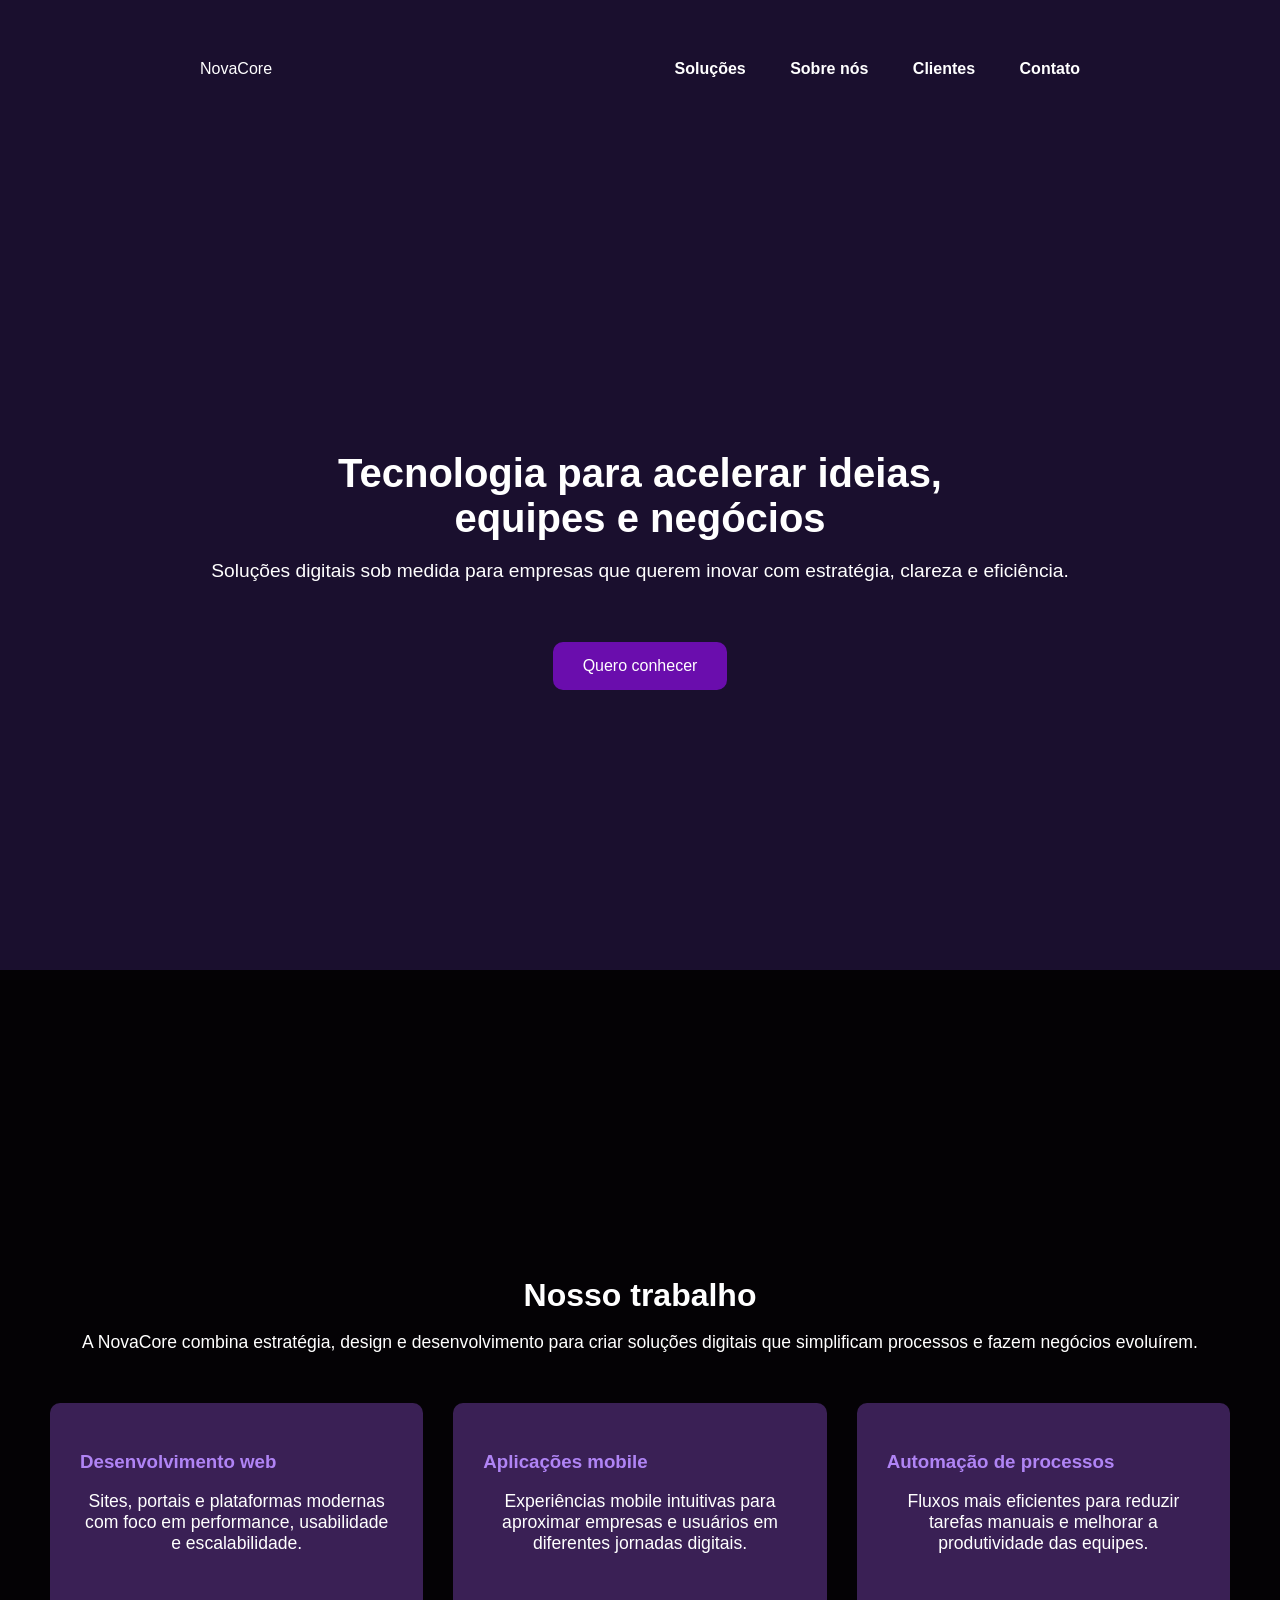
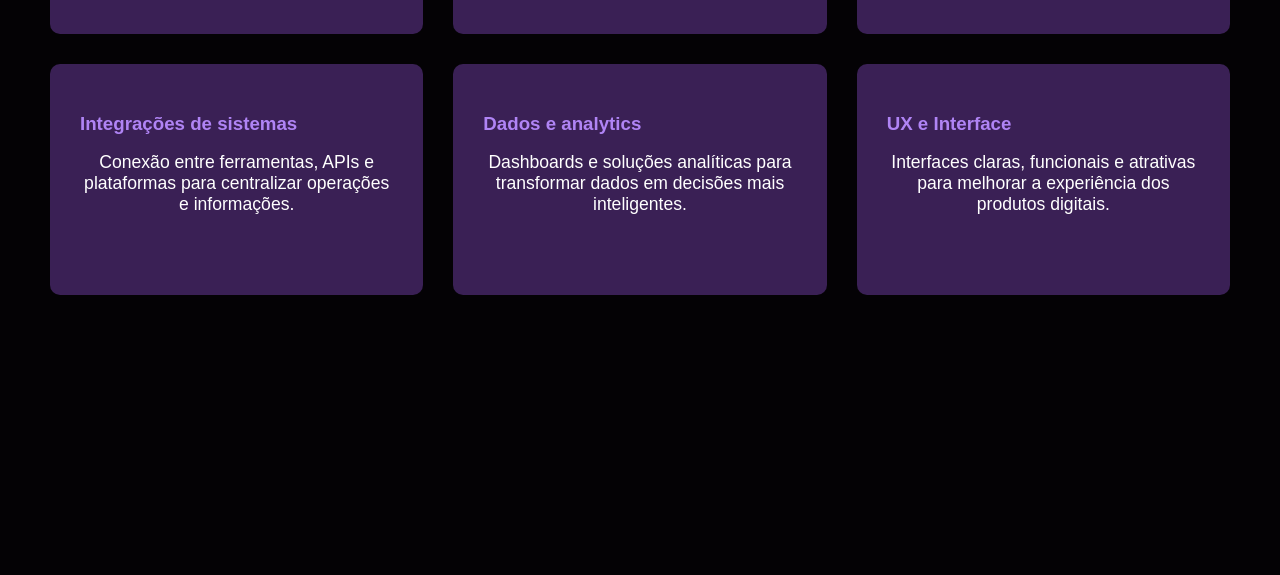
<file: revisao/index.html>
<!DOCTYPE html>
<html lang="pt-BR">
<head>
  <meta charset="UTF-8">
  <meta name="viewport" content="width=device-width, initial-scale=1.0">
  <title>revisao</title>
  <link rel="stylesheet" href="/revisao/style.css">
</head>
<body>
  <header>
    <div class="logo">NovaCore</div>
    <nav>
      <a href="#">Soluções</a>
      <a href="#">Sobre nós</a>
      <a href="#">Clientes</a>
      <a href="#">Contato</a>
    </nav>
  </header>

 
  <section class="hero">
    <h1>Tecnologia para acelerar ideias, <br> equipes e negócios</h1>
    <p>Soluções digitais sob medida para empresas que querem inovar com estratégia, clareza e eficiência.</p>
    <button>Quero conhecer</button>
  </section>

 
  <section class="servicos">
    <h2>Nosso trabalho</h2>
    <p>A NovaCore combina estratégia, design e desenvolvimento para criar soluções digitais que simplificam processos e fazem negócios evoluírem.</p>
    
    <div class="servicos-grid">
      <div class="servicos-box">
        <h3>Desenvolvimento web</h3>
        <p>Sites, portais e plataformas modernas com foco em performance, usabilidade e escalabilidade.</p>
      </div>
      <div class="servicos-box">
        <h3>Aplicações mobile</h3>
        <p>Experiências mobile intuitivas para aproximar empresas e usuários em diferentes jornadas digitais.</p>
      </div>
      <div class="servicos-box">
        <h3>Automação de processos</h3>
        <p>Fluxos mais eficientes para reduzir tarefas manuais e melhorar a produtividade das equipes.</p>
      </div>
      <div class="servicos-box">
        <h3>Integrações de sistemas</h3>
        <p>Conexão entre ferramentas, APIs e plataformas para centralizar operações e informações.</p>
      </div>
      <div class="servicos-box">
        <h3>Dados e analytics</h3>
        <p>Dashboards e soluções analíticas para transformar dados em decisões mais inteligentes.</p>
      </div>
      <div class="servicos-box">
        <h3>UX e Interface</h3>
        <p>Interfaces claras, funcionais e atrativas para melhorar a experiência dos produtos digitais.</p>
      </div>
    </div>
  </section>

</body>
</html>

</body>
</html>
</file>
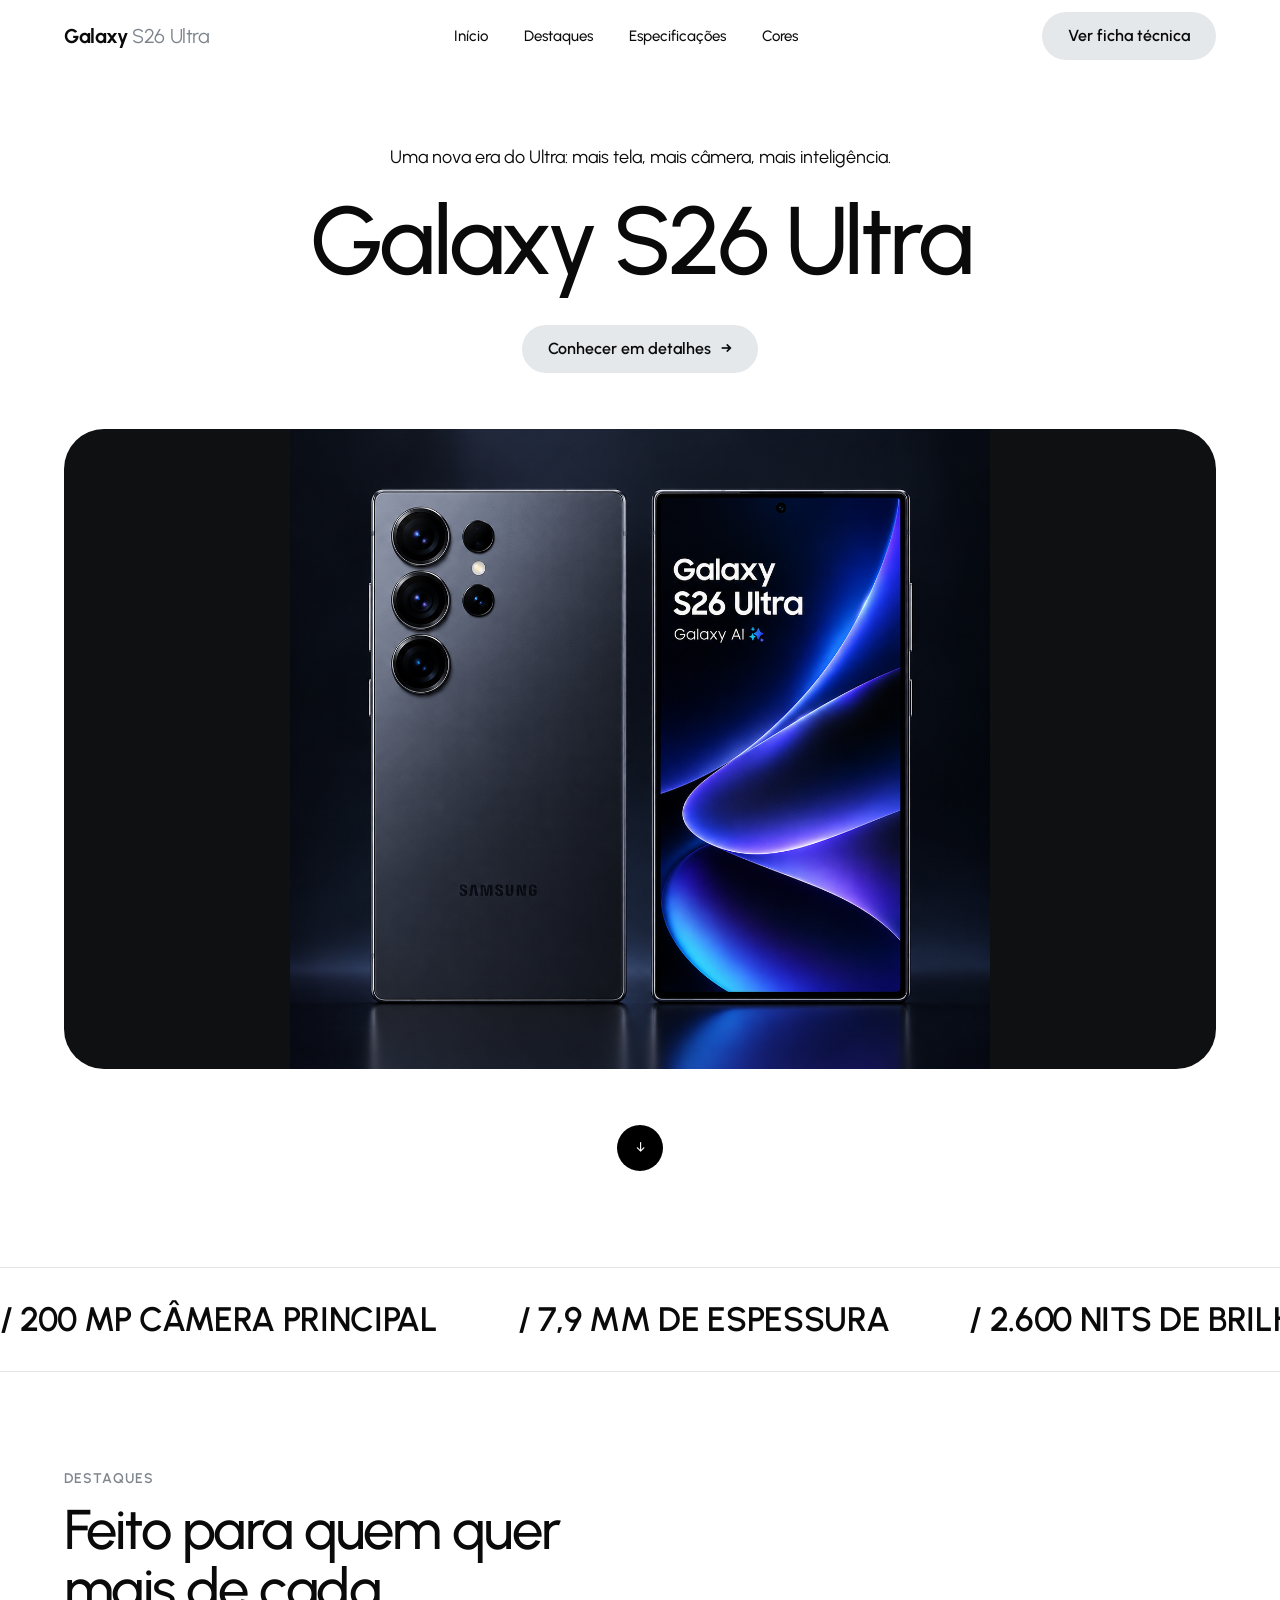
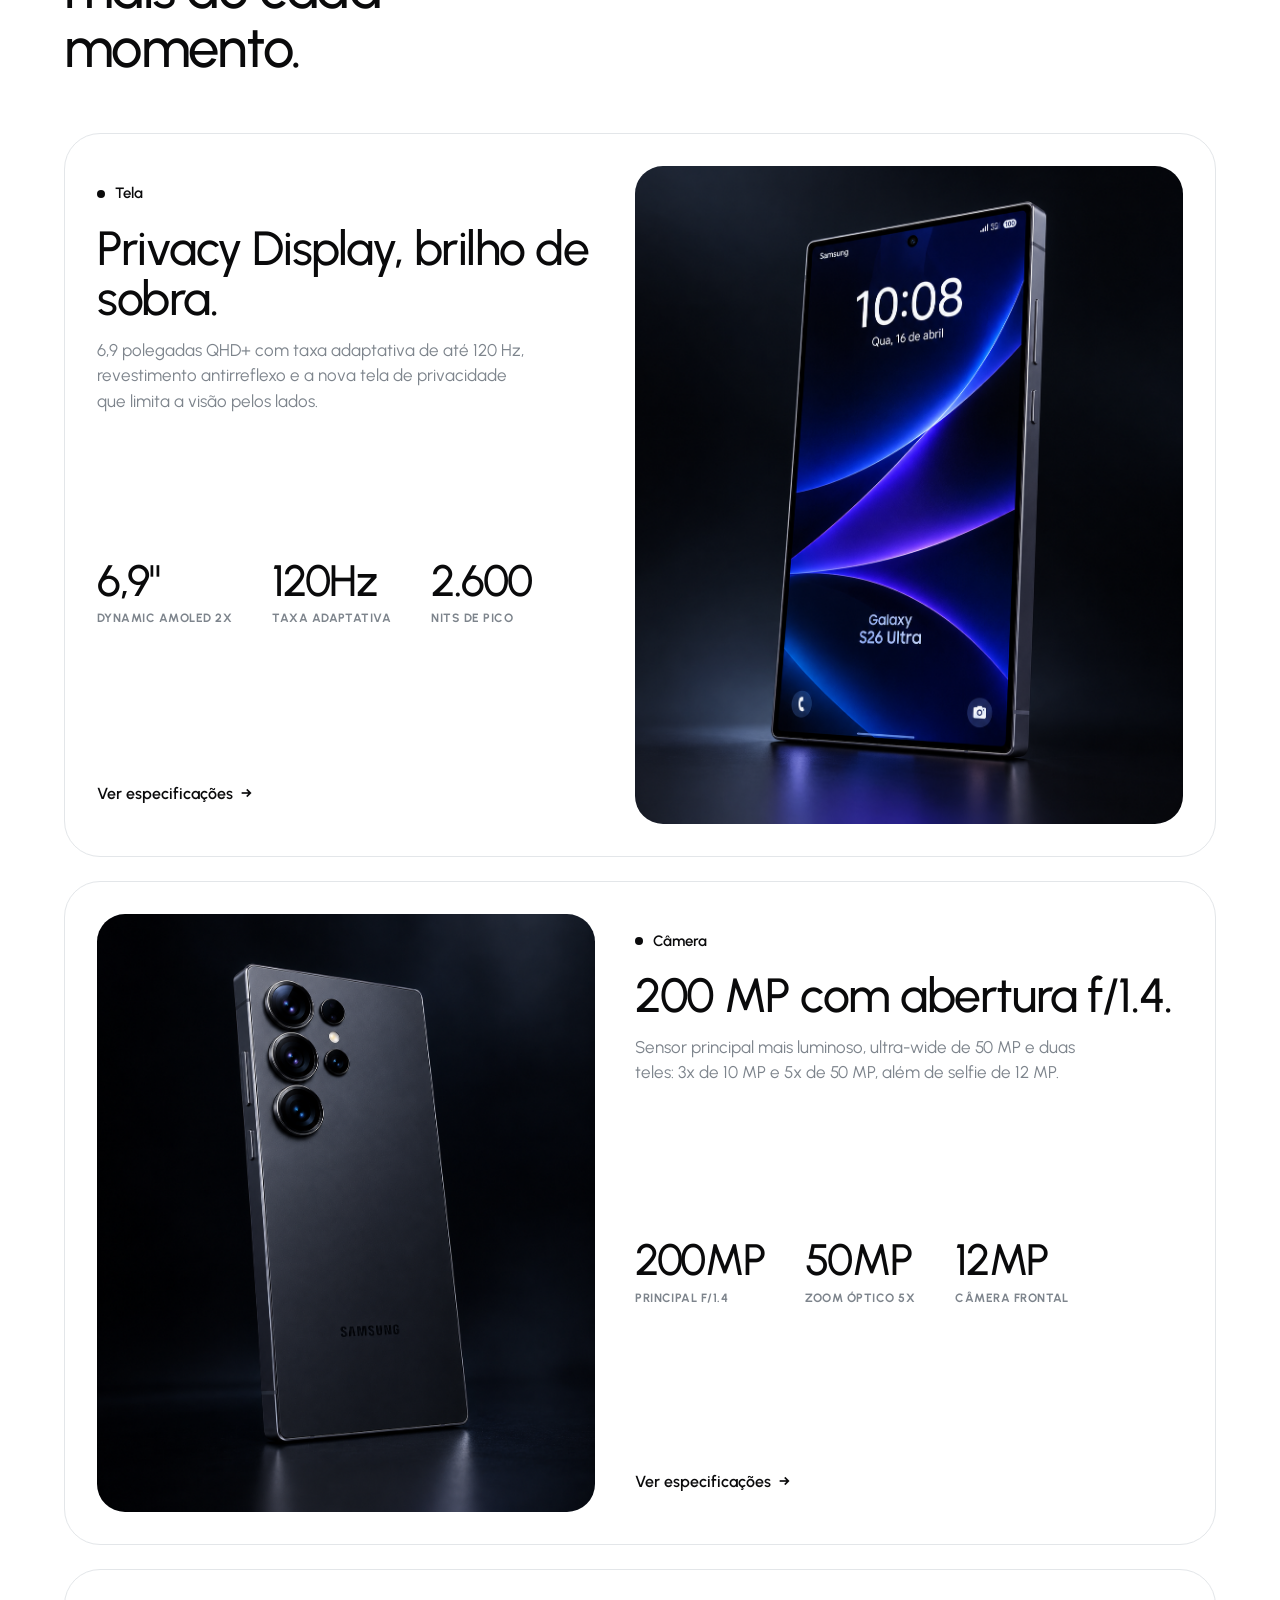
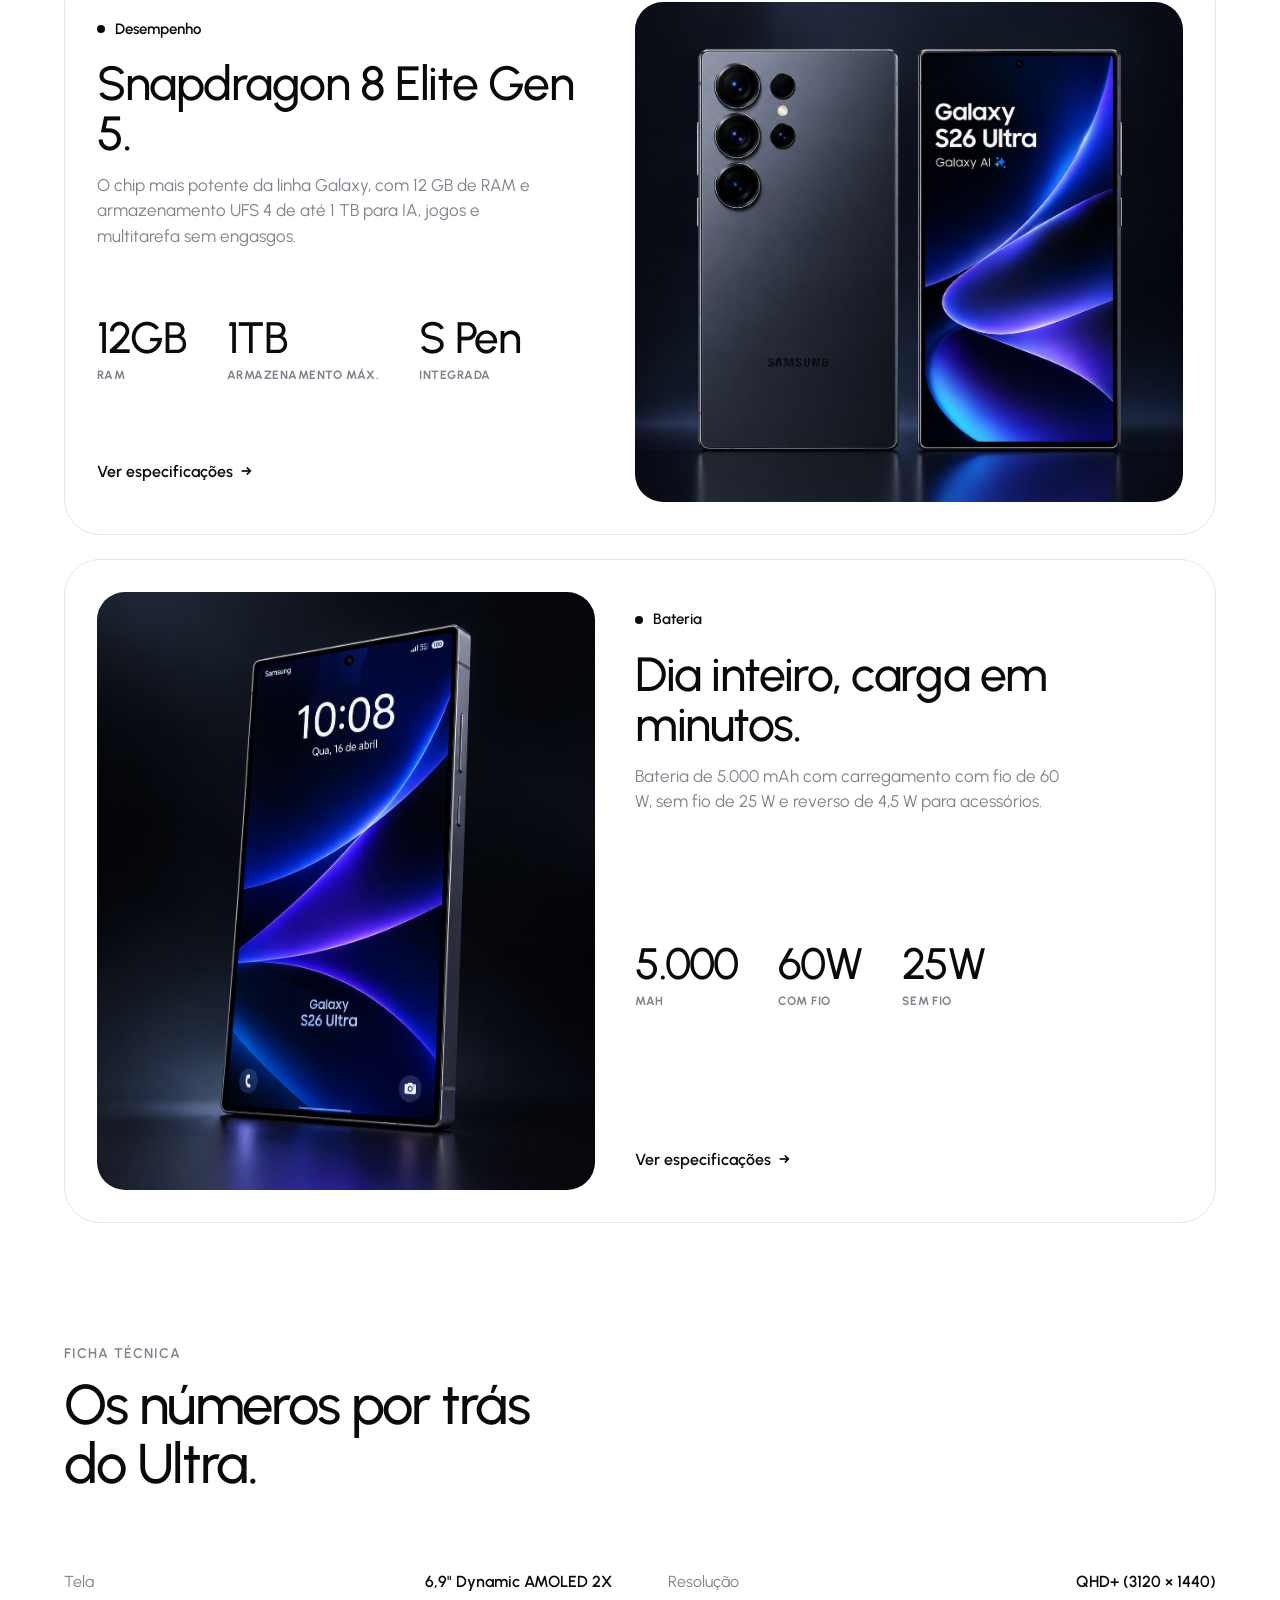
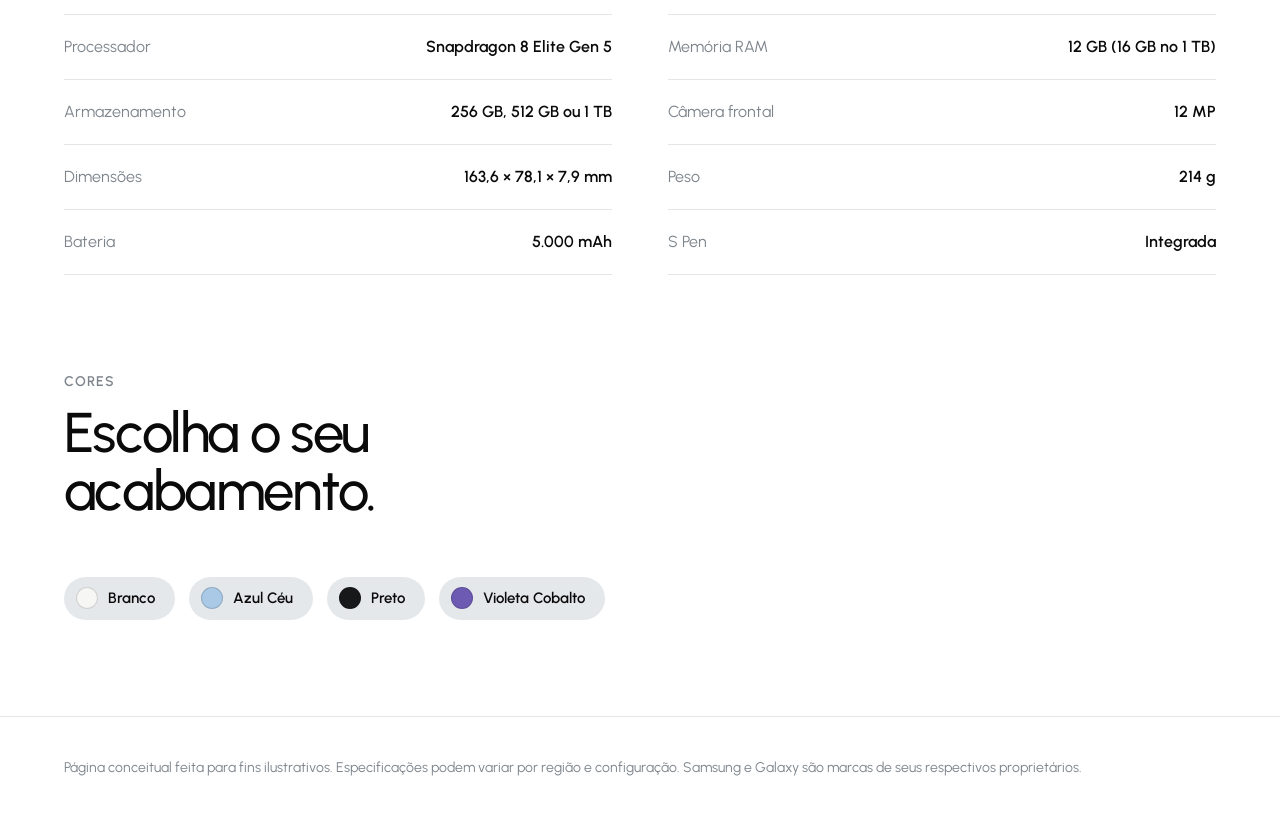
<file: vibe code/Galaxy S26 Ultra.html>
<!DOCTYPE html>
<html lang="pt-BR">
<head>
<meta charset="utf-8">
<meta name="viewport" content="width=device-width, initial-scale=1, viewport-fit=cover">
<title>Galaxy S26 Ultra</title>
<link rel="preconnect" href="https://fonts.googleapis.com">
<link href="https://fonts.googleapis.com/css2?family=Urbanist:wght@400;500;600;700&display=swap" rel="stylesheet">
<link rel="stylesheet" href="style.css">
</head>
<body>
<header class="site-header"><div class="wrap site-nav">
<a class="logo" href="#top" aria-label="Galaxy S26 Ultra">Galaxy <span>S26 Ultra</span></a>
<nav class="site-nav__links" aria-label="Seções"><a href="#top">Início</a><a href="#destaques">Destaques</a><a href="#specs">Especificações</a><a href="#cores">Cores</a></nav>
<a class="button" href="#specs">Ver ficha técnica</a>
</div></header>

<main id="top">
<div class="wrap">
<div class="hero">
<p class="hero__intro">Uma nova era do Ultra: mais tela, mais câmera, mais inteligência.</p>
<h1 class="hero__title">Galaxy S26 Ultra</h1>
<a class="button" href="#destaques">Conhecer em detalhes <span aria-hidden="true">→</span></a>
<div class="product-stage">
<img class="product-stage__image" src="imgs/frenteEtras.png" alt="Galaxy S26 Ultra, vista frontal e traseira" fetchpriority="high">
</div>
<a class="scroll-cue" href="#destaques" aria-label="Rolar para destaques">↓</a>
</div>
</div>
<div class="spec-strip" aria-hidden="true"><div class="spec-strip__track">
<span>/ 200 MP câmera principal</span><span>/ 7,9 mm de espessura</span><span>/ 2.600 nits de brilho</span><span>/ 60 W carga rápida</span>
<span>/ 200 MP câmera principal</span><span>/ 7,9 mm de espessura</span><span>/ 2.600 nits de brilho</span><span>/ 60 W carga rápida</span>
</div></div>

<div class="wrap">
<section class="content-section" id="destaques">
<p class="section-eyebrow">Destaques</p>
<h2 class="section-title">Feito para quem quer mais de cada momento.</h2>
<div id="cards"></div>
</section>

<section class="content-section" id="specs">
<p class="section-eyebrow">Ficha técnica</p>
<h2 class="section-title">Os números por trás do Ultra.</h2>
<div class="spec-list">
<div class="spec-list__item"><span>Tela</span><b>6,9" Dynamic AMOLED 2X</b></div>
<div class="spec-list__item"><span>Resolução</span><b>QHD+ (3120 × 1440)</b></div>
<div class="spec-list__item"><span>Processador</span><b>Snapdragon 8 Elite Gen 5</b></div>
<div class="spec-list__item"><span>Memória RAM</span><b>12 GB (16 GB no 1 TB)</b></div>
<div class="spec-list__item"><span>Armazenamento</span><b>256 GB, 512 GB ou 1 TB</b></div>
<div class="spec-list__item"><span>Câmera frontal</span><b>12 MP</b></div>
<div class="spec-list__item"><span>Dimensões</span><b>163,6 × 78,1 × 7,9 mm</b></div>
<div class="spec-list__item"><span>Peso</span><b>214 g</b></div>
<div class="spec-list__item"><span>Bateria</span><b>5.000 mAh</b></div>
<div class="spec-list__item"><span>S Pen</span><b>Integrada</b></div>
</div>
</section>

<section class="content-section" id="cores">
<p class="section-eyebrow">Cores</p>
<h2 class="section-title">Escolha o seu acabamento.</h2>
<div class="color-options">
<span class="color-options__item"><i class="color-swatch color-swatch--white"></i>Branco</span>
<span class="color-options__item"><i class="color-swatch color-swatch--sky-blue"></i>Azul Céu</span>
<span class="color-options__item"><i class="color-swatch color-swatch--black"></i>Preto</span>
<span class="color-options__item"><i class="color-swatch color-swatch--cobalt-violet"></i>Violeta Cobalto</span>
</div>
</section>
</div>

<footer class="site-footer"><div class="wrap">Página conceitual feita para fins ilustrativos. Especificações podem variar por região e configuração. Samsung e Galaxy são marcas de seus respectivos proprietários.</div></footer>
</main>

<script>
const F=[
{t:"Tela",h:"Privacy Display, brilho de sobra.",d:"6,9 polegadas QHD+ com taxa adaptativa de até 120 Hz, revestimento antirreflexo e a nova tela de privacidade que limita a visão pelos lados.",s:[["6,9\"","Dynamic AMOLED 2X"],["120Hz","Taxa adaptativa"],["2.600","Nits de pico"]],image:"imgs/frente.png",alt:"Vista frontal do Galaxy S26 Ultra com a tela ligada",r:0},
{t:"Câmera",h:"200 MP com abertura f/1.4.",d:"Sensor principal mais luminoso, ultra-wide de 50 MP e duas teles: 3x de 10 MP e 5x de 50 MP, além de selfie de 12 MP.",s:[["200MP","Principal f/1.4"],["50MP","Zoom óptico 5x"],["12MP","Câmera frontal"]],image:"imgs/traseira.png",alt:"Vista traseira do Galaxy S26 Ultra com suas câmeras",r:1},
{t:"Desempenho",h:"Snapdragon 8 Elite Gen 5.",d:"O chip mais potente da linha Galaxy, com 12 GB de RAM e armazenamento UFS 4 de até 1 TB para IA, jogos e multitarefa sem engasgos.",s:[["12GB","RAM"],["1TB","Armazenamento máx."],["S Pen","Integrada"]],image:"imgs/frenteEtras.png",alt:"Vistas frontal e traseira do Galaxy S26 Ultra",r:0},
{t:"Bateria",h:"Dia inteiro, carga em minutos.",d:"Bateria de 5.000 mAh com carregamento com fio de 60 W, sem fio de 25 W e reverso de 4,5 W para acessórios.",s:[["5.000","mAh"],["60W","Com fio"],["25W","Sem fio"]],image:"imgs/frente.png",alt:"Galaxy S26 Ultra visto de frente",r:1}
];
document.getElementById("cards").innerHTML=F.map(f=>`<article class="feature-card reveal ${f.r?"feature-card--reverse":""}"><div class="feature-card__info"><div><div class="feature-card__tag">${f.t}</div><h3 class="feature-card__title">${f.h}</h3><p class="feature-card__description">${f.d}</p></div><div class="feature-card__stats">${f.s.map(x=>`<div><b>${x[0]}</b><small>${x[1]}</small></div>`).join("")}</div><a class="feature-card__link" href="#specs">Ver especificações <span aria-hidden="true">→</span></a></div><div class="feature-card__art"><div class="feature-card__ring"></div><img class="feature-card__image" src="${f.image}" alt="${f.alt}" loading="lazy"></div></article>`).join("");
const observer=new IntersectionObserver(entries=>entries.forEach(entry=>{if(entry.isIntersecting){entry.target.classList.add("is-visible");observer.unobserve(entry.target)}}),{threshold:.15});
document.querySelectorAll(".reveal").forEach(element=>observer.observe(element));
</script>
</body>
</html>
</file>
<file: revisao/style.css>
body {
  margin: 0px;
  font-family: Arial, sans-serif;
  background-color: #1a0f2e; 
  color: #fff;
}

/* Header */
header {
  display: flex;
  justify-content: space-between;
  align-items: center;
  padding: 60px 200px;
}
header nav a {
  margin-left: 40px;
  text-decoration: none;
  color: #fff;
  font-weight: bold;
}


.hero {
  text-align: center;
  padding: 280px 50px;
}
.hero h1 {
  font-size: 2.5rem;
  margin-bottom: 10px;
}
.hero p {
  font-size: 1.2rem;
  margin-bottom: 30px;
}
.hero button {
  margin-top: 30px;
  background-color: #6a0dad;
  border: none;
  padding: 15px 30px;
  color: #fff;
  font-size: 1rem;
  cursor: pointer;
  border-radius: 10px;
}


.servicos {
  padding: 280px 50px;
  background-color: #040205;
}
.servicos h2 {
  text-align: center;
  font-size: 2rem;
  margin-bottom: 10px;
}
.servicos p {
  text-align: center;
  margin-bottom: 50px;
  font-size: 1.1rem;
}
.servicos-grid {
  display: grid;
  grid-template-columns: repeat(3, 1fr);
  gap: 30px;
}
.servicos-box {
  background-color: #3a2055;
  padding: 30px;
  border-radius: 10px;
  transition: transform 0.3s;
}
.servicos-box:hover {
  transform: translateY(-5px);
}
.servicos-box h3 {
  margin-bottom: 15px;
  color: #b084f5;
}
</file>
<file: vibe code/style.css>
/* 1. Theme and reset */
:root {
  --bg: #fff;
  --ink: #0a0a0b;
  --mut: #7d848c;
  --pill: #e5e8eb;
  --panel: #eef0f2;
  --line: #e3e6e9;
  --card: #fff;

  box-sizing: border-box;
  padding-top: env(safe-area-inset-top, 0px);
  padding-bottom: env(safe-area-inset-bottom, 0px);
}

@media (prefers-color-scheme: dark) {
  :root:not([data-theme="light"]) {
    --bg: #0e1012;
    --ink: #f3f4f5;
    --mut: #9aa1a8;
    --pill: #23272b;
    --panel: #1a1d20;
    --line: #2a2e32;
    --card: #14171a;
  }
}

:root[data-theme="dark"] {
  --bg: #0e1012;
  --ink: #f3f4f5;
  --mut: #9aa1a8;
  --pill: #23272b;
  --panel: #1a1d20;
  --line: #2a2e32;
  --card: #14171a;
}

*,
*::before,
*::after {
  box-sizing: border-box;
}

/* 2. Base elements and shared utilities */
html {
  scroll-behavior: smooth;
  scroll-padding-top: calc(env(safe-area-inset-top, 0px) + 80px);
}

body {
  margin: 0;
  background: var(--bg);
  color: var(--ink);
  font-family: Urbanist, system-ui, -apple-system, "Segoe UI", sans-serif;
  font-size: 16px;
  line-height: 1.5;
  -webkit-font-smoothing: antialiased;
}

a {
  color: inherit;
  text-decoration: none;
}

:focus-visible {
  outline: 3px solid #3b82f6;
  outline-offset: 3px;
  border-radius: 12px;
}

.wrap {
  max-width: 1200px;
  margin: 0 auto;
  padding: 0 24px;
}

.button {
  display: inline-flex;
  min-height: 48px;
  align-items: center;
  gap: 10px;
  padding: 0 26px;
  border-radius: 999px;
  background: var(--pill);
  font-size: 16px;
  font-weight: 600;
  transition: transform 0.2s, background 0.2s;
}

.button:hover {
  transform: translateY(-2px);
}

/* 3. Site header and navigation */
.site-header {
  position: sticky;
  top: env(safe-area-inset-top, 0px);
  z-index: 10;
  background: color-mix(in srgb, var(--bg) 88%, transparent);
  backdrop-filter: blur(12px);
}

.site-nav {
  display: flex;
  height: 72px;
  align-items: center;
  justify-content: space-between;
  gap: 16px;
}

.logo {
  font-size: 20px;
  font-weight: 700;
  letter-spacing: -0.02em;
}

.logo span {
  color: var(--mut);
  font-weight: 400;
}

.site-nav__links {
  display: flex;
  gap: 36px;
  font-size: 15px;
  font-weight: 500;
}

.site-nav__links a {
  padding: 10px 0;
}

/* 4. Hero and product preview */
.hero {
  padding: 72px 0 40px;
  text-align: center;
}

.hero__intro {
  margin: 0 0 22px;
  font-size: 18px;
}

.hero__title {
  max-width: 12ch;
  margin: 0 auto 36px;
  font-size: clamp(44px, 8vw, 96px);
  font-weight: 500;
  line-height: 1;
  letter-spacing: -0.04em;
}

.product-stage {
  position: relative;
  display: flex;
  height: clamp(380px, 60vw, 640px);
  align-items: flex-end;
  justify-content: center;
  margin: 56px auto 0;
  overflow: hidden;
  border-radius: 40px;
  background: #0e1012;
}

.product-stage__image {
  width: 100%;
  height: 100%;
  object-fit: contain;
}

.scroll-cue {
  display: grid;
  width: 46px;
  height: 46px;
  place-items: center;
  margin: 56px auto 0;
  border-radius: 50%;
  background: #000;
  color: #fff;
}

/* 5. Scrolling product highlights */
.spec-strip {
  margin-top: 56px;
  padding: 26px 0;
  overflow: hidden;
  border-block: 1px solid var(--line);
}

.spec-strip__track {
  display: flex;
  width: max-content;
  gap: 80px;
  animation: marquee 32s linear infinite;
  font-size: clamp(22px, 3vw, 34px);
  font-weight: 600;
  letter-spacing: -0.01em;
  text-transform: uppercase;
  white-space: nowrap;
}

@keyframes marquee {
  to {
    transform: translateX(-50%);
  }
}

/* 6. Feature sections and cards */
.content-section {
  padding: 96px 0 0;
}

.section-eyebrow {
  margin: 0 0 12px;
  color: var(--mut);
  font-size: 14px;
  font-weight: 600;
  letter-spacing: 0.08em;
  text-transform: uppercase;
}

.section-title {
  max-width: 16ch;
  margin: 0 0 56px;
  font-size: clamp(32px, 5vw, 56px);
  font-weight: 500;
  line-height: 1.05;
  letter-spacing: -0.03em;
}

.feature-card {
  display: grid;
  grid-template-columns: 1fr 1.1fr;
  gap: 40px;
  margin-bottom: 24px;
  padding: 32px;
  border: 1px solid var(--line);
  border-radius: 36px;
  background: var(--card);
}

.feature-card--reverse .feature-card__info {
  order: 2;
}

.feature-card__info {
  display: flex;
  flex-direction: column;
  justify-content: space-between;
  padding: 16px 0 8px;
}

.feature-card__tag {
  display: flex;
  align-items: center;
  gap: 10px;
  font-size: 15px;
  font-weight: 600;
}

.feature-card__tag::before {
  width: 8px;
  height: 8px;
  border-radius: 50%;
  background: var(--ink);
  content: "";
}

.feature-card__title {
  margin: 18px 0 14px;
  font-size: clamp(32px, 4vw, 48px);
  font-weight: 500;
  line-height: 1.05;
  letter-spacing: -0.03em;
}

.feature-card__description {
  max-width: 44ch;
  margin: 0;
  color: var(--mut);
  font-size: 17px;
}

.feature-card__stats {
  display: flex;
  flex-wrap: wrap;
  gap: 28px 40px;
  margin: 36px 0;
}

.feature-card__stats b {
  display: block;
  font-size: clamp(30px, 3.6vw, 44px);
  font-weight: 500;
  line-height: 1.1;
  letter-spacing: -0.03em;
}

.feature-card__stats small {
  color: var(--mut);
  font-size: 12px;
  font-weight: 700;
  letter-spacing: 0.04em;
  text-transform: uppercase;
}

.feature-card__link {
  display: inline-flex;
  min-height: 44px;
  align-items: center;
  gap: 8px;
  font-weight: 600;
}

.feature-card__art {
  position: relative;
  display: grid;
  min-height: 480px;
  place-items: center;
  overflow: hidden;
  border-radius: 28px;
  background: var(--panel);
}

.feature-card__image {
  z-index: 1;
  width: 100%;
  height: 100%;
  object-fit: contain;
}

.feature-card__ring {
  position: absolute;
  width: 520px;
  height: 520px;
  border: 1px solid var(--line);
  border-radius: 50%;
  opacity: 0.9;
}

/* 7. Specifications and color options */
.spec-list {
  display: grid;
  grid-template-columns: repeat(2, 1fr);
  gap: 0 56px;
}

.spec-list__item {
  display: flex;
  justify-content: space-between;
  gap: 20px;
  padding: 20px 0;
  border-bottom: 1px solid var(--line);
}

.spec-list__item span {
  color: var(--mut);
}

.spec-list__item b {
  font-weight: 600;
  text-align: right;
}

.color-options {
  display: flex;
  flex-wrap: wrap;
  gap: 14px;
  margin-top: 40px;
}

.color-options__item {
  display: flex;
  align-items: center;
  gap: 10px;
  padding: 10px 20px 10px 12px;
  border-radius: 999px;
  background: var(--pill);
  font-size: 15px;
  font-weight: 600;
}

.color-swatch {
  width: 22px;
  height: 22px;
  border: 1px solid rgba(0, 0, 0, 0.15);
  border-radius: 50%;
}

.color-swatch--white {
  background: #f6f6f4;
}

.color-swatch--sky-blue {
  background: #a9c9e6;
}

.color-swatch--black {
  background: #17181a;
}

.color-swatch--cobalt-violet {
  background: #6d5bb3;
}

/* 8. Footer and reveal animation */
.site-footer {
  margin-top: 96px;
  padding: 40px 0;
  border-top: 1px solid var(--line);
  color: var(--mut);
  font-size: 14px;
}

.reveal {
  opacity: 0;
  transform: translateY(24px);
  transition: opacity 0.7s, transform 0.7s;
}

.reveal.is-visible {
  opacity: 1;
  transform: none;
}

/* 9. Responsive and reduced-motion adjustments */
@media (prefers-reduced-motion: reduce) {
  .spec-strip__track {
    animation: none;
  }

  .reveal {
    transform: none;
    opacity: 1;
    transition: none;
  }

  .button {
    transition: none;
  }

  html {
    scroll-behavior: auto;
  }
}

@media (max-width: 860px) {
  .site-nav__links {
    display: none;
  }

  .feature-card {
    grid-template-columns: 1fr;
    gap: 24px;
    padding: 22px;
  }

  .feature-card--reverse .feature-card__info {
    order: 0;
  }

  .feature-card__art {
    min-height: 380px;
  }

  .spec-list {
    grid-template-columns: 1fr;
  }

  .content-section {
    padding-top: 72px;
  }
}
</file>
